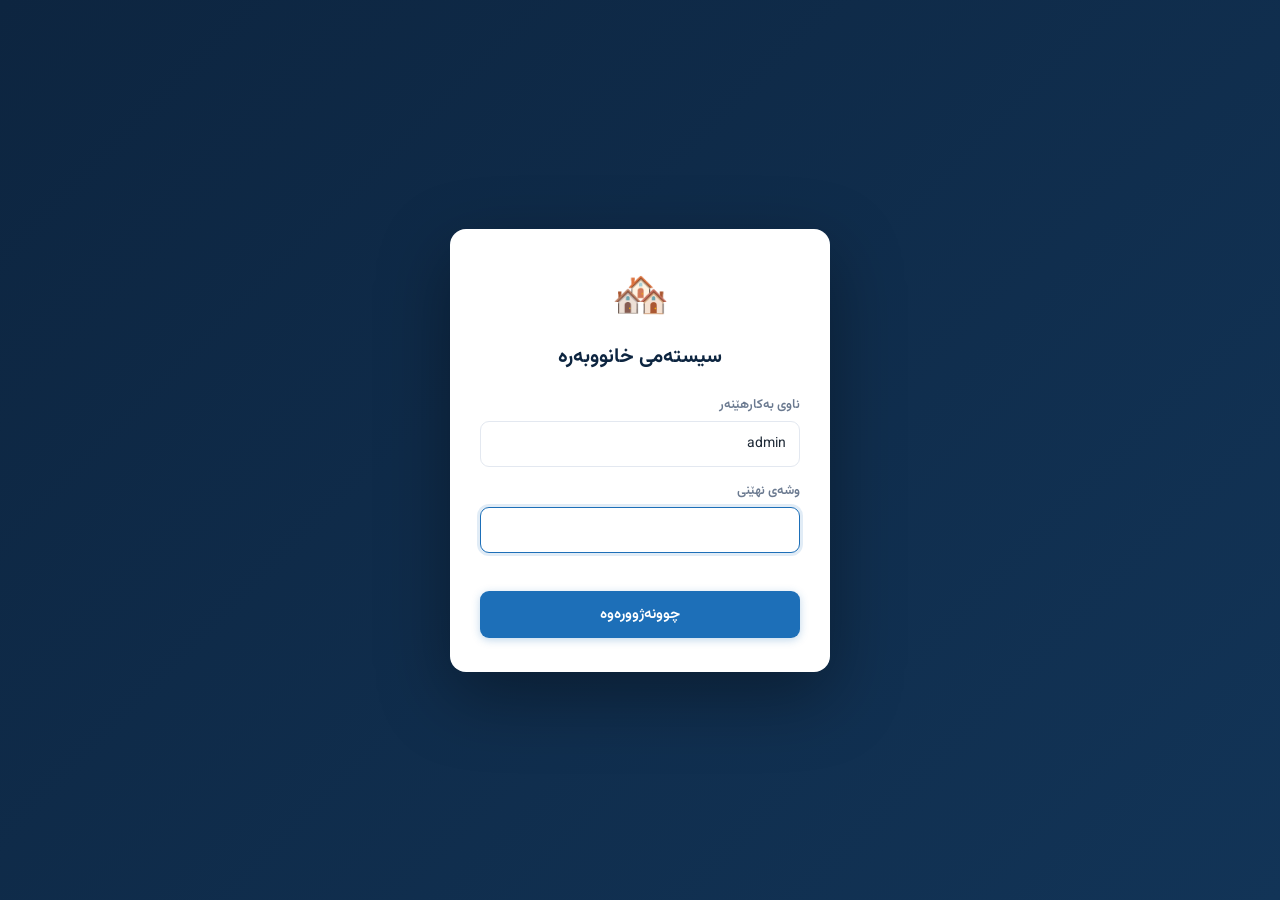
<file: index.html>
<!DOCTYPE html>
<html lang="ku" dir="rtl">
<head>
  <meta charset="UTF-8">
  <meta name="viewport" content="width=device-width, initial-scale=1.0">
  <title>سیستەمی خانووبەرە | نظام العقارات</title>
  <link rel="preconnect" href="https://fonts.googleapis.com">
  <link rel="preconnect" href="https://fonts.gstatic.com" crossorigin>
  <link href="https://fonts.googleapis.com/css2?family=Noto+Kufi+Arabic:wght@400;500;700&family=Noto+Naskh+Arabic:wght@400;600;700&family=Vazirmatn:wght@400;500;600;700&display=swap" rel="stylesheet">
  <link rel="stylesheet" href="css/styles.css?v=3">
</head>
<body>
  <!-- Loading overlay while the database loads -->
  <div id="boot-overlay">
    <div class="spinner"></div>
    <div style="color:#6b7a90;font-size:15px">…</div>
  </div>

  <div class="app">
    <aside class="sidebar">
      <div class="brand"><span class="logo">🏘️</span><span id="brand-title">سیستەمی خانووبەرە</span></div>
      <div id="nav"></div>
    </aside>

    <main class="main">
      <div class="topbar">
        <h1 id="page-title">داشبۆرد</h1>
        <div class="topbar-actions">
          <button class="btn btn-light btn-sm" id="btn-backup" title="Backup">💾</button>
          <button class="btn btn-light btn-sm" id="btn-settings" title="Settings">⚙️</button>
          <button class="btn btn-light btn-sm" id="btn-account" title="Account">🔒</button>
          <button class="btn btn-light btn-sm" id="btn-logout" title="Logout">🚪</button>
          <div class="lang-switch">
            <button data-lang="ku" class="active">کوردی</button>
            <button data-lang="ar">عربي</button>
          </div>
        </div>
      </div>
      <div class="content" id="content"></div>
    </main>
  </div>

  <div id="print-area"></div>

  <script src="js/i18n.js?v=3"></script>
  <script src="js/contract_text.js?v=3"></script>
  <script src="js/db.js?v=3"></script>
  <script src="js/app.js?v=3"></script>
</body>
</html>
</file>
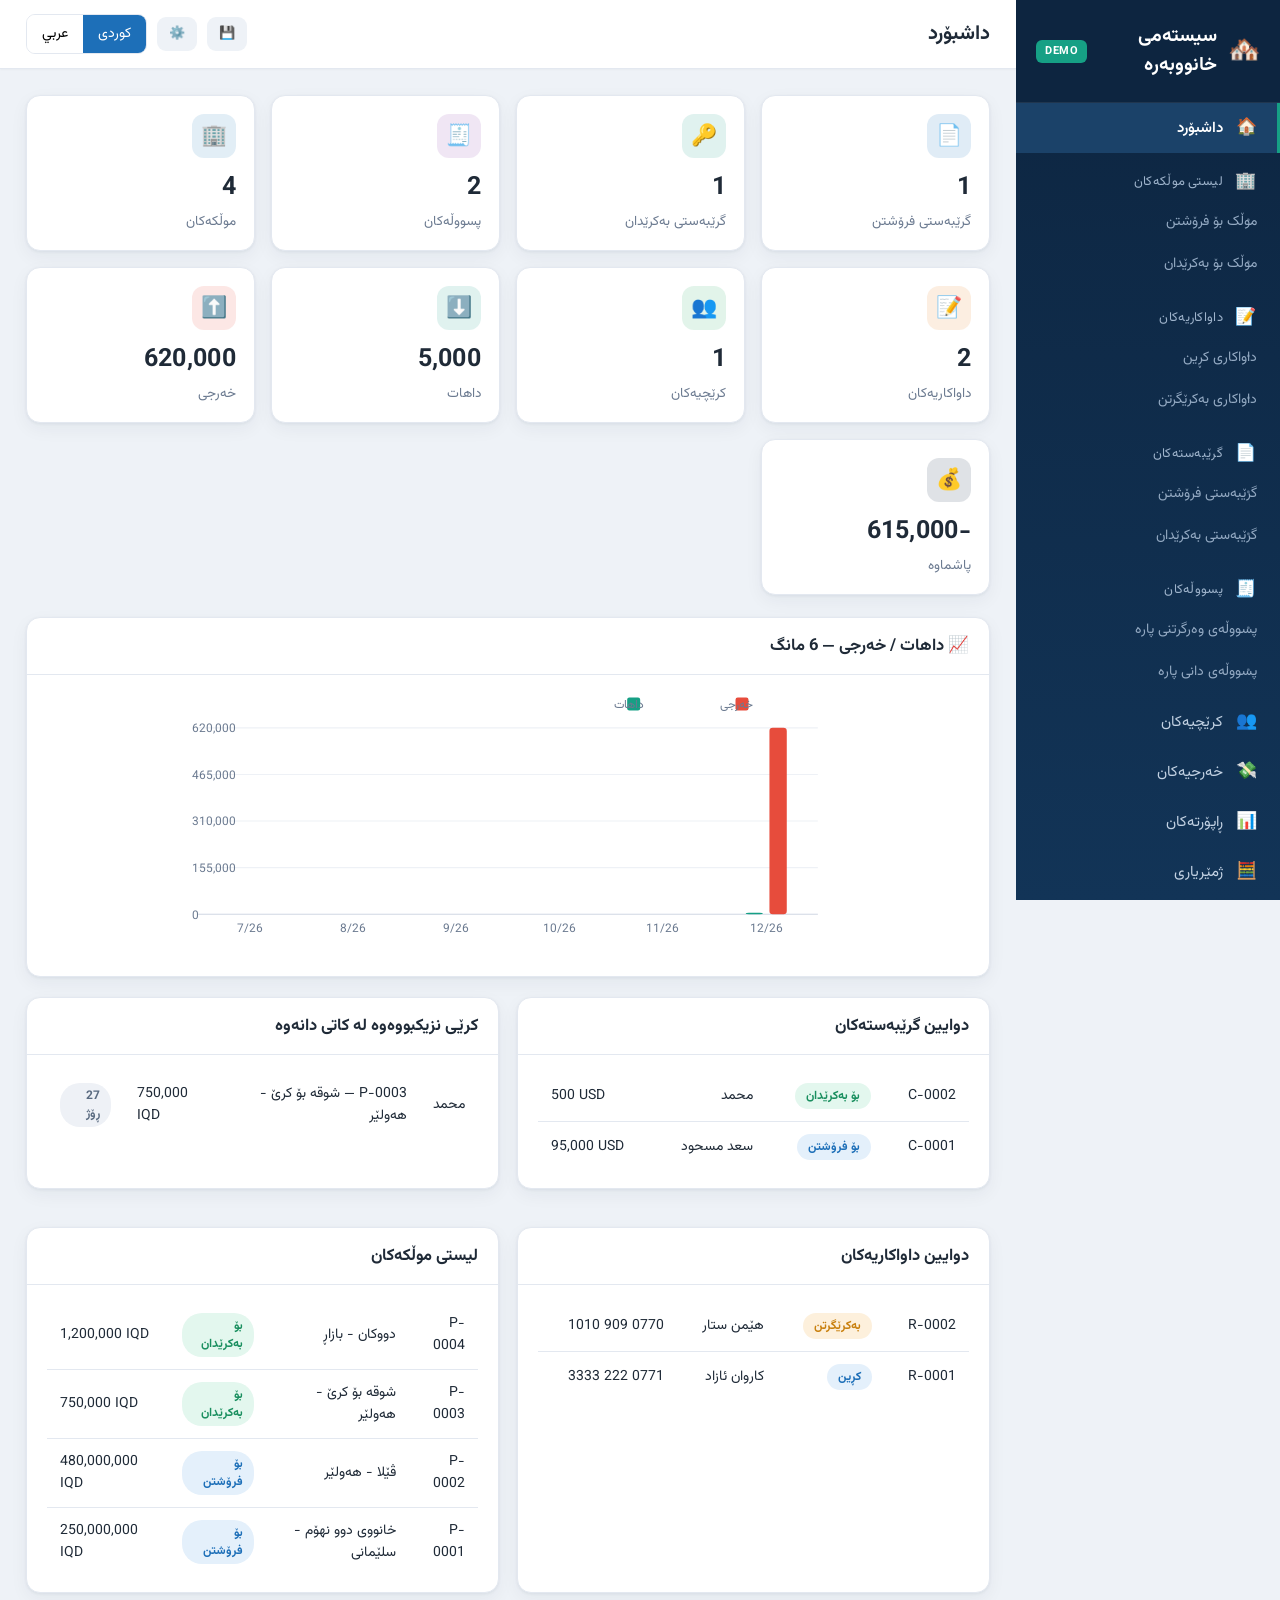
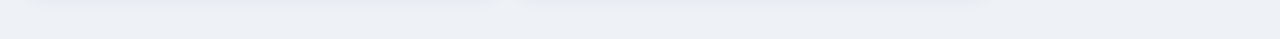
<file: preview/index.html>
<!DOCTYPE html>
<html lang="ku" dir="rtl">
<head>
  <meta charset="UTF-8">
  <meta name="viewport" content="width=device-width, initial-scale=1.0">
  <title>سیستەمی خانووبەرە | نظام العقارات</title>
  <link rel="preconnect" href="https://fonts.googleapis.com">
  <link rel="preconnect" href="https://fonts.gstatic.com" crossorigin>
  <link href="https://fonts.googleapis.com/css2?family=Noto+Kufi+Arabic:wght@400;500;700&family=Noto+Naskh+Arabic:wght@400;600;700&family=Vazirmatn:wght@400;500;600;700&display=swap" rel="stylesheet">
  <link rel="stylesheet" href="css/styles.css?v=3">
  <style>
    /* Preview build: no login/account controls (demo has no authentication) */
    #btn-account, #btn-logout { display: none !important; }
    #demo-badge { background: #16a085; color: #fff; font-size: 11px; font-weight: 700; padding: 3px 9px; border-radius: 6px; margin-inline-start: 8px; letter-spacing: .5px; }
  </style>
</head>
<body>
  <!-- Loading overlay while the database loads -->
  <div id="boot-overlay">
    <div class="spinner"></div>
    <div style="color:#6b7a90;font-size:15px">…</div>
  </div>

  <div class="app">
    <aside class="sidebar">
      <div class="brand"><span class="logo">🏘️</span><span id="brand-title">سیستەمی خانووبەرە</span><span id="demo-badge">DEMO</span></div>
      <div id="nav"></div>
    </aside>

    <main class="main">
      <div class="topbar">
        <h1 id="page-title">داشبۆرد</h1>
        <div class="topbar-actions">
          <button class="btn btn-light btn-sm" id="btn-backup" title="Backup">💾</button>
          <button class="btn btn-light btn-sm" id="btn-settings" title="Settings">⚙️</button>
          <button class="btn btn-light btn-sm" id="btn-account" title="Account">🔒</button>
          <button class="btn btn-light btn-sm" id="btn-logout" title="Logout">🚪</button>
          <div class="lang-switch">
            <button data-lang="ku" class="active">کوردی</button>
            <button data-lang="ar">عربي</button>
          </div>
        </div>
      </div>
      <div class="content" id="content"></div>
    </main>
  </div>

  <div id="print-area"></div>

  <script src="js/i18n.js?v=3"></script>
  <script src="js/contract_text.js?v=3"></script>
  <script src="js/db.js?v=3"></script>
  <script src="js/app.js?v=3"></script>
</body>
</html>
</file>
<file: css/styles.css>
/* ============================================================
   styles.css — Real-estate system (RTL, KU/AR) — refined UI
   ============================================================ */
:root {
  --bg: #eef2f7;
  --panel: #ffffff;
  --sidebar-1: #0d2540;
  --sidebar-2: #123457;
  --sidebar-hover: #1b4269;
  --accent: #1d6fb8;
  --accent-dark: #175a94;
  --accent-2: #16a085;
  --danger: #e74c3c;
  --warn: #f39c12;
  --text: #1f2a37;
  --muted: #6b7a90;
  --border: #e3e8f0;
  --radius: 14px;
  --shadow: 0 1px 3px rgba(15,41,66,.06), 0 6px 18px rgba(15,41,66,.05);
  --shadow-lg: 0 20px 60px rgba(13,37,64,.28);
}
* { box-sizing: border-box; }

html, body {
  margin: 0; padding: 0;
  background: var(--bg); color: var(--text);
  font-family: "Vazirmatn", "Noto Kufi Arabic", "Segoe UI", "Tahoma", sans-serif;
  direction: rtl;
  -webkit-font-smoothing: antialiased;
}
h1, h2, h3 { font-weight: 700; }

/* ---------------- Boot overlay ---------------- */
#boot-overlay {
  position: fixed; inset: 0; background: var(--bg); z-index: 999;
  display: flex; align-items: center; justify-content: center; flex-direction: column; gap: 18px;
}
.spinner {
  width: 46px; height: 46px; border: 4px solid #d7e0ec; border-top-color: var(--accent);
  border-radius: 50%; animation: spin .8s linear infinite;
}
@keyframes spin { to { transform: rotate(360deg); } }

/* ---------------- Login screen ---------------- */
#login-screen {
  position: fixed; inset: 0; z-index: 500;
  background: linear-gradient(135deg, var(--sidebar-1), var(--sidebar-2));
  display: flex; align-items: center; justify-content: center; padding: 20px;
}
.login-card {
  background: #fff; border-radius: 16px; padding: 34px 30px; width: 380px; max-width: 100%;
  box-shadow: 0 24px 70px rgba(0,0,0,.35); text-align: center; animation: pop .2s;
}
.login-card .login-logo { font-size: 46px; margin-bottom: 6px; }
.login-card h2 { margin: 0 0 22px; font-size: 20px; color: var(--sidebar-1); }
.login-field { text-align: right; margin-bottom: 14px; }
.login-field label { display: block; font-size: 13px; color: var(--muted); font-weight: 600; margin-bottom: 6px; }
.login-field .input { width: 100%; padding: 11px 13px; }
.login-err { color: var(--danger); font-size: 13px; min-height: 18px; margin-bottom: 6px; font-weight: 600; }
.login-card #lg-btn { width: 100%; justify-content: center; padding: 12px; font-size: 15px; }

/* ---------------- Layout ---------------- */
.app { display: grid; grid-template-columns: 264px 1fr; min-height: 100vh; }

.sidebar {
  background: linear-gradient(180deg, var(--sidebar-1), var(--sidebar-2));
  color: #dce6f2; position: sticky; top: 0; height: 100vh; overflow-y: auto;
}
.sidebar::-webkit-scrollbar { width: 7px; }
.sidebar::-webkit-scrollbar-thumb { background: rgba(255,255,255,.15); border-radius: 4px; }
.brand {
  padding: 22px 20px; font-size: 19px; font-weight: 700; color: #fff;
  border-bottom: 1px solid rgba(255,255,255,.08); display: flex; align-items: center; gap: 11px;
  position: sticky; top: 0; background: var(--sidebar-1); z-index: 2;
}
.brand .logo { font-size: 26px; }
.nav-group { padding: 4px 0; }
.nav-item {
  display: flex; align-items: center; gap: 12px; padding: 12px 20px; cursor: pointer;
  color: #c3d2e3; font-size: 15px; border-right: 3px solid transparent; transition: .15s; user-select: none;
}
.nav-item:hover { background: var(--sidebar-hover); color: #fff; }
.nav-item.active { background: var(--sidebar-hover); color: #fff; border-right-color: var(--accent-2); font-weight: 600; }
.nav-item.head { color: #9fb4cc; font-size: 13px; letter-spacing: .3px; cursor: default; padding-bottom: 6px; }
.nav-item.head:hover { background: transparent; color: #9fb4cc; }
.nav-item .ic { width: 22px; text-align: center; font-size: 17px; }
.nav-sub {
  padding: 10px 20px 10px 44px; font-size: 14px; color: #93a9c2; cursor: pointer;
  border-right: 3px solid transparent; transition: .15s; position: relative;
}
.nav-sub::before { content: "•"; position: absolute; right: 26px; opacity: .5; }
.nav-sub:hover { color: #fff; background: rgba(255,255,255,.04); }
.nav-sub.active { color: #fff; background: var(--sidebar-hover); border-right-color: var(--accent-2); font-weight: 600; }

/* ---------------- Topbar ---------------- */
.topbar {
  background: var(--panel); padding: 14px 26px; display: flex; align-items: center; justify-content: space-between;
  border-bottom: 1px solid var(--border); position: sticky; top: 0; z-index: 20; box-shadow: 0 1px 2px rgba(0,0,0,.03);
}
.topbar h1 { font-size: 20px; margin: 0; }
.topbar-actions { display: flex; gap: 10px; align-items: center; }
.lang-switch { display: flex; border: 1px solid var(--border); border-radius: 9px; overflow: hidden; }
.lang-switch button { border: none; background: #fff; padding: 8px 15px; cursor: pointer; font-size: 14px; font-family: inherit; transition: .15s; }
.lang-switch button.active { background: var(--accent); color: #fff; }
.content { padding: 26px; max-width: 1400px; }

/* ---------------- KPI cards ---------------- */
.kpi-grid { display: grid; grid-template-columns: repeat(auto-fill, minmax(190px, 1fr)); gap: 16px; margin-bottom: 22px; }
.kpi {
  background: var(--panel); border-radius: var(--radius); padding: 18px; box-shadow: var(--shadow);
  border: 1px solid var(--border); display: flex; flex-direction: column; gap: 4px; transition: transform .15s, box-shadow .15s;
}
.kpi:hover { transform: translateY(-2px); box-shadow: var(--shadow-lg); }
.kpi .kpi-ic { width: 44px; height: 44px; border-radius: 12px; display: flex; align-items: center; justify-content: center; font-size: 21px; margin-bottom: 6px; }
.kpi .kpi-val { font-size: 25px; font-weight: 700; letter-spacing: .3px; }
.kpi .kpi-label { color: var(--muted); font-size: 13.5px; }
.dash-cols { display: grid; grid-template-columns: 1fr 1fr; gap: 18px; }
@media (max-width: 980px){ .dash-cols { grid-template-columns: 1fr; } .app { grid-template-columns: 1fr; } .sidebar { position: relative; height: auto; } }

/* ---------------- Panels & tables ---------------- */
.panel { background: var(--panel); border-radius: var(--radius); border: 1px solid var(--border); box-shadow: var(--shadow); margin-bottom: 20px; overflow: hidden; }
.panel-head { padding: 15px 20px; border-bottom: 1px solid var(--border); display: flex; align-items: center; justify-content: space-between; gap: 12px; flex-wrap: wrap; }
.panel-head h2 { margin: 0; font-size: 16.5px; display: flex; align-items: center; gap: 9px; }
.count-pill { background: #eaf1f9; color: var(--accent); font-size: 12.5px; font-weight: 700; padding: 2px 10px; border-radius: 20px; }
.count-pill.count-red { background: #fdeceb; color: #d3392c; }
.alert-panel { border-color: #f3c0bb; }
.alert-panel .panel-head { background: #fdf3f2; border-bottom-color: #f3c0bb; }
.panel-body { padding: 16px 20px; overflow-x: auto; }

table { width: 100%; border-collapse: collapse; font-size: 14px; }
th, td { padding: 12px 13px; text-align: right; border-bottom: 1px solid var(--border); }
th { color: var(--muted); font-weight: 600; background: #f7f9fc; white-space: nowrap; font-size: 13px; }
tfoot td { background: #f4f7fb; font-weight: 700; border-top: 2px solid var(--border); padding: 11px 13px; }
tfoot .foot-sum { color: var(--accent); white-space: nowrap; }
.date-range { display: inline-flex; align-items: center; gap: 5px; }
.date-range .input { padding: 9px 9px; }
.date-range .dr-sep { color: var(--muted); }
th.sortable { cursor: pointer; user-select: none; transition: background .12s; }
th.sortable:hover { background: #eef2f8; color: var(--accent); }
th .sort-ic { color: var(--accent); font-size: 11px; }
tbody tr { transition: background .12s; }
tbody tr:hover td { background: #f6faff; }
tbody tr:last-child td { border-bottom: none; }
.act-cell { display: flex; gap: 2px; }

.badge { display: inline-block; padding: 4px 11px; border-radius: 20px; font-size: 12px; font-weight: 700; }
.badge-green { background: #e3f7ee; color: #1a8f5f; }
.badge-blue  { background: #e4f0fb; color: #1d6fb8; }
.badge-orange{ background: #fdf0dc; color: #c9800f; }
.badge-red   { background: #fdeceb; color: #d3392c; }
.badge-gray  { background: #eef1f6; color: #5a6b81; }

/* ---------------- Buttons ---------------- */
.btn { border: none; border-radius: 9px; padding: 10px 17px; cursor: pointer; font-size: 14px; font-weight: 600; font-family: inherit; display: inline-flex; align-items: center; gap: 7px; transition: .15s; }
.btn:active { transform: translateY(1px); }
.btn-primary { background: var(--accent); color: #fff; box-shadow: 0 2px 8px rgba(29,111,184,.28); }
.btn-primary:hover { background: var(--accent-dark); }
.btn-success { background: var(--accent-2); color: #fff; }
.btn-light { background: #eef2f7; color: var(--text); }
.btn-light:hover { background: #e2e8f0; }
.btn-danger { background: var(--danger); color: #fff; }
.btn-sm { padding: 7px 12px; font-size: 13px; }
.btn-icon { background: transparent; border: none; cursor: pointer; font-size: 15px; padding: 6px 8px; border-radius: 7px; transition: .12s; }
.btn-icon:hover { background: #eef2f7; }
.btn-icon.del:hover { background: #fdeceb; }

.toolbar { display: flex; gap: 10px; align-items: center; flex-wrap: wrap; }
.input, select, textarea { border: 1px solid var(--border); border-radius: 9px; padding: 10px 13px; font-size: 14px; font-family: inherit; background: #fff; color: var(--text); transition: .15s; }
.input:focus, select:focus, textarea:focus { outline: none; border-color: var(--accent); box-shadow: 0 0 0 3px rgba(29,111,184,.13); }
.search-wrap { position: relative; }
.search-wrap .si { position: absolute; right: 12px; top: 50%; transform: translateY(-50%); font-size: 13px; opacity: .5; }
.search-box { min-width: 230px; padding-right: 34px; }

/* ---------------- Modal / form ---------------- */
.modal-overlay { position: fixed; inset: 0; background: rgba(13,37,64,.5); backdrop-filter: blur(2px); display: flex; align-items: flex-start; justify-content: center; padding: 44px 16px; z-index: 100; overflow-y: auto; animation: fade .15s; }
@keyframes fade { from { opacity: 0; } }
.modal { background: #fff; border-radius: var(--radius); width: 660px; max-width: 100%; box-shadow: var(--shadow-lg); animation: pop .18s; }
@keyframes pop { from { transform: translateY(-12px); opacity: 0; } }
.modal.confirm-modal { width: 400px; }
.modal-head { padding: 17px 22px; border-bottom: 1px solid var(--border); display: flex; justify-content: space-between; align-items: center; }
.modal-head h3 { margin: 0; font-size: 17px; }
.modal-body { padding: 22px; }
.modal-foot { padding: 15px 22px; border-top: 1px solid var(--border); display: flex; justify-content: flex-start; gap: 10px; }
.close-x { cursor: pointer; font-size: 20px; color: var(--muted); border: none; background: none; border-radius: 7px; padding: 2px 8px; }
.close-x:hover { background: #eef2f7; }
.form-grid { display: grid; grid-template-columns: 1fr 1fr; gap: 15px; }
.form-grid .full { grid-column: 1 / -1; }
.field { display: flex; flex-direction: column; gap: 6px; }
.field label { font-size: 13px; color: var(--muted); font-weight: 600; }
.field input, .field select, .field textarea { width: 100%; }
.img-prev { position: relative; display: inline-block; margin-top: 8px; }
.img-prev img { max-height: 64px; max-width: 200px; border: 1px solid var(--border); border-radius: 8px; padding: 4px; background: #fff; }
.img-prev .img-clear { position: absolute; top: -8px; inset-inline-start: -8px; background: var(--danger); color: #fff; border: none; border-radius: 50%; width: 22px; height: 22px; cursor: pointer; font-size: 12px; }
.img-grid { display: flex; flex-wrap: wrap; gap: 8px; margin-top: 8px; }
.img-thumb { position: relative; width: 84px; height: 84px; }
.img-thumb img { width: 100%; height: 100%; object-fit: cover; border-radius: 8px; border: 1px solid var(--border); }
.img-thumb .img-clear { position: absolute; top: -7px; inset-inline-start: -7px; background: var(--danger); color: #fff; border: none; border-radius: 50%; width: 20px; height: 20px; cursor: pointer; font-size: 11px; }

/* Property thumbnail in list */
.prop-thumb { position: relative; width: 52px; height: 40px; border-radius: 7px; overflow: hidden; cursor: pointer; }
.prop-thumb img { width: 100%; height: 100%; object-fit: cover; }
.prop-thumb.empty { display: flex; align-items: center; justify-content: center; background: #eef2f7; font-size: 18px; cursor: default; }
.prop-thumb .thumb-count { position: absolute; bottom: 2px; inset-inline-end: 2px; background: rgba(13,37,64,.8); color: #fff; font-size: 10px; padding: 0 5px; border-radius: 8px; }

/* Photo gallery lightbox */
.gallery-ov { align-items: center; }
.gallery { background: #fff; border-radius: var(--radius); width: 720px; max-width: 100%; padding: 16px; position: relative; box-shadow: var(--shadow-lg); direction: ltr; }
.gallery-x { position: absolute; top: 10px; inset-inline-end: 12px; z-index: 2; }
.gallery-main { text-align: center; background: #0d2540; border-radius: 10px; }
.gallery-main img { max-width: 100%; max-height: 62vh; object-fit: contain; }
.gallery-nav { display: flex; align-items: center; justify-content: center; gap: 16px; margin: 10px 0; font-weight: 700; }
.gallery-strip { display: flex; gap: 8px; overflow-x: auto; padding-top: 4px; }
.gallery-strip img { width: 78px; height: 60px; object-fit: cover; border-radius: 7px; cursor: pointer; border: 2px solid transparent; }
.gallery-strip img.active { border-color: var(--accent); }

/* Printed list/table sheet */
.list-print .list-table { font-size: 11.5px; }
.list-print .list-table th, .list-print .list-table td { padding: 5px 7px; text-align: right; }
.list-print .list-table thead th { background: #0d2540; color: #fff; }
.list-print .list-table .badge { font-size: 10px; padding: 2px 6px; }
.list-print .list-table .muted { font-size: 10px; }
.list-print .list-table tfoot td { background: #eef2f8; border-top: 2px solid #0d2540; }

/* Property print sheet photos */
.print-photos { display: grid; grid-template-columns: repeat(3, 1fr); gap: 8px; margin: 10px 0; }
.print-photos img { width: 100%; height: 150px; object-fit: cover; border-radius: 8px; }

/* ---------------- Backup dialog ---------------- */
.backup-grid { display: grid; grid-template-columns: 1fr 1fr 1fr; gap: 12px; }
.backup-opt { border: 1px solid var(--border); background: #fafbfe; border-radius: 12px; padding: 22px 10px; font-size: 34px; cursor: pointer; display: flex; flex-direction: column; align-items: center; gap: 8px; transition: .15s; font-family: inherit; }
.backup-opt span { font-size: 13px; font-weight: 600; color: var(--text); }
.backup-opt:hover { border-color: var(--accent); background: #f0f6fc; }
.backup-opt.danger:hover { border-color: var(--danger); background: #fdf2f1; }
@media (max-width:560px){ .backup-grid { grid-template-columns: 1fr; } .form-grid { grid-template-columns: 1fr; } }

/* ---------------- Toasts ---------------- */
#toasts { position: fixed; bottom: 24px; left: 24px; z-index: 300; display: flex; flex-direction: column; gap: 10px; }
.toast { background: #fff; border-radius: 11px; padding: 12px 18px; box-shadow: var(--shadow-lg); display: flex; align-items: center; gap: 10px; font-size: 14px; font-weight: 600; border-right: 4px solid var(--accent-2); animation: slidein .25s; }
.toast.hide { animation: slideout .3s forwards; }
.toast-error { border-right-color: var(--danger); }
.toast-info { border-right-color: var(--accent); }
.toast .ti { font-size: 16px; }
@keyframes slidein { from { transform: translateX(-30px); opacity: 0; } }
@keyframes slideout { to { transform: translateX(-30px); opacity: 0; } }

/* ---------------- Chart ---------------- */
.chart { width: 100%; height: auto; max-height: 260px; }
.chart .cx-ax { fill: var(--muted); font-size: 11px; font-family: inherit; }

.muted { color: var(--muted); }
.empty { text-align: center; padding: 40px; color: var(--muted); font-size: 15px; line-height: 1.8; }
.right { text-align: left; direction: ltr; }
.nowrap { white-space: nowrap; }

/* ---------------- Print (contracts & receipts & reports) ---------------- */
#print-area { display: none; }
@media print {
  body * { visibility: hidden; }
  #print-area, #print-area * { visibility: visible; }
  #print-area { display: block; position: absolute; inset: 0; width: 100%; padding: 0; }
  @page { margin: 18mm 16mm; }
}
.doc { font-family: "Noto Naskh Arabic", "Vazirmatn", "Tahoma", serif; color: #111; line-height: 2; font-size: 15px; direction: rtl; }
.doc .doc-header { text-align: center; border-bottom: 2px solid #111; padding-bottom: 10px; margin-bottom: 16px; }
.doc .doc-office { font-size: 21px; font-weight: 700; }
.doc .doc-sub { font-size: 13px; color: #444; }
.doc h2.doc-title { text-align: center; font-size: 22px; margin: 14px 0; text-decoration: underline; }
.doc .doc-meta { display: flex; justify-content: space-between; font-size: 14px; margin-bottom: 12px; }
.doc .sec-title { font-weight: 700; font-size: 16px; margin: 16px 0 6px; border-right: 4px solid #111; padding-right: 8px; }
.doc table.doc-table { width: 100%; border-collapse: collapse; margin: 8px 0; }
.doc table.doc-table td, .doc table.doc-table th { border: 1px solid #999; padding: 7px 10px; font-size: 14px; line-height: 1.6; }
.doc ol.clauses { padding-right: 22px; }
.doc ol.clauses li { margin-bottom: 8px; text-align: justify; }
.doc ul.bullets { padding-right: 24px; margin: 6px 0 10px; }
.doc ul.bullets li { list-style: disc; margin-bottom: 6px; font-size: 14.5px; }
.doc .signs { display: flex; justify-content: space-between; margin-top: 45px; text-align: center; }
.doc .signs .sign { width: 30%; }
.doc .signs .line { margin-top: 45px; border-top: 1px solid #111; padding-top: 6px; }
.doc .price-hl { font-weight: 700; }
.receipt-doc { max-width: 620px; margin: 0 auto; border: 2px solid #111; padding: 22px; }
.receipt-doc .r-amount { font-size: 22px; font-weight: 700; border: 2px dashed #111; padding: 8px 14px; display: inline-block; margin: 10px 0; }

/* English "BUY AND SALE CONTRACT" (LTR) — matches GRAND VIEW template */
.doc.doc-en { direction: ltr; text-align: left; font-family: "Segoe UI", Arial, sans-serif; line-height: 1.65; color: #111; font-size: 13.5px; }
.doc.doc-en.rtl { direction: rtl; text-align: right; font-family: "Noto Naskh Arabic", "Vazirmatn", "Tahoma", sans-serif; line-height: 2; }
.doc.doc-en.rtl .en-clauses li { text-align: justify; }
.doc-en .en-office { text-align: center; font-size: 20px; font-weight: 700; margin-bottom: 8px; }
.doc-en .en-top { display: flex; justify-content: space-between; align-items: center; font-weight: 700; font-size: 12.5px; margin-bottom: 16px; gap: 10px; }
.doc-en .en-title { font-size: 16px; color: #0d2540; }
.doc-en .en-parties { display: grid; grid-template-columns: 1fr 1fr; gap: 5px 40px; margin-bottom: 12px; font-size: 14px; }
.doc-en .en-lbl { font-weight: 700; }
.doc-en .en-banner { background: #e9edf2; text-align: center; font-weight: 700; padding: 8px; margin: 12px 0 16px; border-radius: 4px; font-size: 14px; }
.doc-en ol.en-clauses { padding-inline-start: 22px; padding-inline-end: 0; margin: 0; }
.doc-en ol.en-clauses li { margin-bottom: 9px; text-align: justify; }
.doc-en .en-note { margin-top: 16px; font-size: 14px; min-height: 30px; }
.doc-en .en-signs { display: flex; justify-content: space-between; margin-top: 50px; gap: 20px; }
.doc-en .en-sign { flex: 1; text-align: center; }
.doc-en .en-slabel { font-weight: 700; }
.doc-en .en-sline { border-bottom: 1px solid #111; height: 44px; margin: 0 14px 6px; }
.doc-en .en-sname { min-height: 22px; font-weight: 400; }

/* GRAND VIEW letterhead */
.doc .lh { display: flex; align-items: center; justify-content: space-between; gap: 16px; margin-bottom: 4px; direction: ltr; }

/* Receipt document (uses the shared letterhead) */
.rcpt-doc .rcpt-head { text-align: center; margin: 6px 0 12px; }
.rcpt-doc .rcpt-title { font-size: 20px; font-weight: 700; text-decoration: underline; margin-bottom: 8px; }
.rcpt-doc .rcpt-meta { display: flex; justify-content: space-between; font-size: 14px; }
.rcpt-doc .rcpt-amount-box { text-align: center; margin: 16px 0; }
.rcpt-doc .rcpt-amount-box .r-amount { font-size: 24px; font-weight: 800; border: 2px dashed #0d2540; color: #0d2540; padding: 10px 22px; display: inline-block; border-radius: 8px; direction: ltr; }
.rcpt-doc .rcpt-words { text-align: center; font-size: 14px; color: #333; margin-bottom: 6px; }
.rcpt-doc table.doc-table td:first-child { width: 34%; font-weight: 700; background: #f7f9fc; }
.doc .lh-side { flex: 1; }
.doc .lh-side:first-child { text-align: left; }
.doc .lh-side:last-child { text-align: right; }
.doc .lh-name { font-size: 21px; font-weight: 700; color: #0d2540; direction: rtl; }
.doc .lh-tag { font-size: 13px; color: #c2a24c; font-weight: 700; direction: rtl; }
.doc .lh-logo { text-align: center; line-height: 1; }
.doc .lh-img { max-height: 66px; max-width: 180px; object-fit: contain; }
.doc .lh-logo-txt { font-weight: 800; font-size: 13px; color: #0d2540; letter-spacing: 1px; margin-top: 2px; }
.doc .lh-logo-txt span { display: block; font-size: 9px; letter-spacing: 3px; color: #c2a24c; font-weight: 700; }
.doc .lh-rule { height: 3px; background: #0d2540; border-radius: 2px; margin: 6px 0 16px; }
.doc .lh-rule.bottom { margin: 26px 0 6px; }
.doc .lh-foot { display: flex; justify-content: space-between; font-size: 13px; color: #0d2540; font-weight: 600; direction: ltr; }
.doc .lh-foot span { unicode-bidi: isolate; }
</file>
<file: preview/css/styles.css>
/* ============================================================
   styles.css — Real-estate system (RTL, KU/AR) — refined UI
   ============================================================ */
:root {
  --bg: #eef2f7;
  --panel: #ffffff;
  --sidebar-1: #0d2540;
  --sidebar-2: #123457;
  --sidebar-hover: #1b4269;
  --accent: #1d6fb8;
  --accent-dark: #175a94;
  --accent-2: #16a085;
  --danger: #e74c3c;
  --warn: #f39c12;
  --text: #1f2a37;
  --muted: #6b7a90;
  --border: #e3e8f0;
  --radius: 14px;
  --shadow: 0 1px 3px rgba(15,41,66,.06), 0 6px 18px rgba(15,41,66,.05);
  --shadow-lg: 0 20px 60px rgba(13,37,64,.28);
}
* { box-sizing: border-box; }

html, body {
  margin: 0; padding: 0;
  background: var(--bg); color: var(--text);
  font-family: "Vazirmatn", "Noto Kufi Arabic", "Segoe UI", "Tahoma", sans-serif;
  direction: rtl;
  -webkit-font-smoothing: antialiased;
}
h1, h2, h3 { font-weight: 700; }

/* ---------------- Boot overlay ---------------- */
#boot-overlay {
  position: fixed; inset: 0; background: var(--bg); z-index: 999;
  display: flex; align-items: center; justify-content: center; flex-direction: column; gap: 18px;
}
.spinner {
  width: 46px; height: 46px; border: 4px solid #d7e0ec; border-top-color: var(--accent);
  border-radius: 50%; animation: spin .8s linear infinite;
}
@keyframes spin { to { transform: rotate(360deg); } }

/* ---------------- Login screen ---------------- */
#login-screen {
  position: fixed; inset: 0; z-index: 500;
  background: linear-gradient(135deg, var(--sidebar-1), var(--sidebar-2));
  display: flex; align-items: center; justify-content: center; padding: 20px;
}
.login-card {
  background: #fff; border-radius: 16px; padding: 34px 30px; width: 380px; max-width: 100%;
  box-shadow: 0 24px 70px rgba(0,0,0,.35); text-align: center; animation: pop .2s;
}
.login-card .login-logo { font-size: 46px; margin-bottom: 6px; }
.login-card h2 { margin: 0 0 22px; font-size: 20px; color: var(--sidebar-1); }
.login-field { text-align: right; margin-bottom: 14px; }
.login-field label { display: block; font-size: 13px; color: var(--muted); font-weight: 600; margin-bottom: 6px; }
.login-field .input { width: 100%; padding: 11px 13px; }
.login-err { color: var(--danger); font-size: 13px; min-height: 18px; margin-bottom: 6px; font-weight: 600; }
.login-card #lg-btn { width: 100%; justify-content: center; padding: 12px; font-size: 15px; }

/* ---------------- Layout ---------------- */
.app { display: grid; grid-template-columns: 264px 1fr; min-height: 100vh; }

.sidebar {
  background: linear-gradient(180deg, var(--sidebar-1), var(--sidebar-2));
  color: #dce6f2; position: sticky; top: 0; height: 100vh; overflow-y: auto;
}
.sidebar::-webkit-scrollbar { width: 7px; }
.sidebar::-webkit-scrollbar-thumb { background: rgba(255,255,255,.15); border-radius: 4px; }
.brand {
  padding: 22px 20px; font-size: 19px; font-weight: 700; color: #fff;
  border-bottom: 1px solid rgba(255,255,255,.08); display: flex; align-items: center; gap: 11px;
  position: sticky; top: 0; background: var(--sidebar-1); z-index: 2;
}
.brand .logo { font-size: 26px; }
.nav-group { padding: 4px 0; }
.nav-item {
  display: flex; align-items: center; gap: 12px; padding: 12px 20px; cursor: pointer;
  color: #c3d2e3; font-size: 15px; border-right: 3px solid transparent; transition: .15s; user-select: none;
}
.nav-item:hover { background: var(--sidebar-hover); color: #fff; }
.nav-item.active { background: var(--sidebar-hover); color: #fff; border-right-color: var(--accent-2); font-weight: 600; }
.nav-item.head { color: #9fb4cc; font-size: 13px; letter-spacing: .3px; cursor: default; padding-bottom: 6px; }
.nav-item.head:hover { background: transparent; color: #9fb4cc; }
.nav-item .ic { width: 22px; text-align: center; font-size: 17px; }
.nav-sub {
  padding: 10px 20px 10px 44px; font-size: 14px; color: #93a9c2; cursor: pointer;
  border-right: 3px solid transparent; transition: .15s; position: relative;
}
.nav-sub::before { content: "•"; position: absolute; right: 26px; opacity: .5; }
.nav-sub:hover { color: #fff; background: rgba(255,255,255,.04); }
.nav-sub.active { color: #fff; background: var(--sidebar-hover); border-right-color: var(--accent-2); font-weight: 600; }

/* ---------------- Topbar ---------------- */
.topbar {
  background: var(--panel); padding: 14px 26px; display: flex; align-items: center; justify-content: space-between;
  border-bottom: 1px solid var(--border); position: sticky; top: 0; z-index: 20; box-shadow: 0 1px 2px rgba(0,0,0,.03);
}
.topbar h1 { font-size: 20px; margin: 0; }
.topbar-actions { display: flex; gap: 10px; align-items: center; }
.lang-switch { display: flex; border: 1px solid var(--border); border-radius: 9px; overflow: hidden; }
.lang-switch button { border: none; background: #fff; padding: 8px 15px; cursor: pointer; font-size: 14px; font-family: inherit; transition: .15s; }
.lang-switch button.active { background: var(--accent); color: #fff; }
.content { padding: 26px; max-width: 1400px; }

/* ---------------- KPI cards ---------------- */
.kpi-grid { display: grid; grid-template-columns: repeat(auto-fill, minmax(190px, 1fr)); gap: 16px; margin-bottom: 22px; }
.kpi {
  background: var(--panel); border-radius: var(--radius); padding: 18px; box-shadow: var(--shadow);
  border: 1px solid var(--border); display: flex; flex-direction: column; gap: 4px; transition: transform .15s, box-shadow .15s;
}
.kpi:hover { transform: translateY(-2px); box-shadow: var(--shadow-lg); }
.kpi .kpi-ic { width: 44px; height: 44px; border-radius: 12px; display: flex; align-items: center; justify-content: center; font-size: 21px; margin-bottom: 6px; }
.kpi .kpi-val { font-size: 25px; font-weight: 700; letter-spacing: .3px; }
.kpi .kpi-label { color: var(--muted); font-size: 13.5px; }
.dash-cols { display: grid; grid-template-columns: 1fr 1fr; gap: 18px; }
@media (max-width: 980px){ .dash-cols { grid-template-columns: 1fr; } .app { grid-template-columns: 1fr; } .sidebar { position: relative; height: auto; } }

/* ---------------- Panels & tables ---------------- */
.panel { background: var(--panel); border-radius: var(--radius); border: 1px solid var(--border); box-shadow: var(--shadow); margin-bottom: 20px; overflow: hidden; }
.panel-head { padding: 15px 20px; border-bottom: 1px solid var(--border); display: flex; align-items: center; justify-content: space-between; gap: 12px; flex-wrap: wrap; }
.panel-head h2 { margin: 0; font-size: 16.5px; display: flex; align-items: center; gap: 9px; }
.count-pill { background: #eaf1f9; color: var(--accent); font-size: 12.5px; font-weight: 700; padding: 2px 10px; border-radius: 20px; }
.count-pill.count-red { background: #fdeceb; color: #d3392c; }
.alert-panel { border-color: #f3c0bb; }
.alert-panel .panel-head { background: #fdf3f2; border-bottom-color: #f3c0bb; }
.panel-body { padding: 16px 20px; overflow-x: auto; }

table { width: 100%; border-collapse: collapse; font-size: 14px; }
th, td { padding: 12px 13px; text-align: right; border-bottom: 1px solid var(--border); }
th { color: var(--muted); font-weight: 600; background: #f7f9fc; white-space: nowrap; font-size: 13px; }
tfoot td { background: #f4f7fb; font-weight: 700; border-top: 2px solid var(--border); padding: 11px 13px; }
tfoot .foot-sum { color: var(--accent); white-space: nowrap; }
.date-range { display: inline-flex; align-items: center; gap: 5px; }
.date-range .input { padding: 9px 9px; }
.date-range .dr-sep { color: var(--muted); }
th.sortable { cursor: pointer; user-select: none; transition: background .12s; }
th.sortable:hover { background: #eef2f8; color: var(--accent); }
th .sort-ic { color: var(--accent); font-size: 11px; }
tbody tr { transition: background .12s; }
tbody tr:hover td { background: #f6faff; }
tbody tr:last-child td { border-bottom: none; }
.act-cell { display: flex; gap: 2px; }

.badge { display: inline-block; padding: 4px 11px; border-radius: 20px; font-size: 12px; font-weight: 700; }
.badge-green { background: #e3f7ee; color: #1a8f5f; }
.badge-blue  { background: #e4f0fb; color: #1d6fb8; }
.badge-orange{ background: #fdf0dc; color: #c9800f; }
.badge-red   { background: #fdeceb; color: #d3392c; }
.badge-gray  { background: #eef1f6; color: #5a6b81; }

/* ---------------- Buttons ---------------- */
.btn { border: none; border-radius: 9px; padding: 10px 17px; cursor: pointer; font-size: 14px; font-weight: 600; font-family: inherit; display: inline-flex; align-items: center; gap: 7px; transition: .15s; }
.btn:active { transform: translateY(1px); }
.btn-primary { background: var(--accent); color: #fff; box-shadow: 0 2px 8px rgba(29,111,184,.28); }
.btn-primary:hover { background: var(--accent-dark); }
.btn-success { background: var(--accent-2); color: #fff; }
.btn-light { background: #eef2f7; color: var(--text); }
.btn-light:hover { background: #e2e8f0; }
.btn-danger { background: var(--danger); color: #fff; }
.btn-sm { padding: 7px 12px; font-size: 13px; }
.btn-icon { background: transparent; border: none; cursor: pointer; font-size: 15px; padding: 6px 8px; border-radius: 7px; transition: .12s; }
.btn-icon:hover { background: #eef2f7; }
.btn-icon.del:hover { background: #fdeceb; }

.toolbar { display: flex; gap: 10px; align-items: center; flex-wrap: wrap; }
.input, select, textarea { border: 1px solid var(--border); border-radius: 9px; padding: 10px 13px; font-size: 14px; font-family: inherit; background: #fff; color: var(--text); transition: .15s; }
.input:focus, select:focus, textarea:focus { outline: none; border-color: var(--accent); box-shadow: 0 0 0 3px rgba(29,111,184,.13); }
.search-wrap { position: relative; }
.search-wrap .si { position: absolute; right: 12px; top: 50%; transform: translateY(-50%); font-size: 13px; opacity: .5; }
.search-box { min-width: 230px; padding-right: 34px; }

/* ---------------- Modal / form ---------------- */
.modal-overlay { position: fixed; inset: 0; background: rgba(13,37,64,.5); backdrop-filter: blur(2px); display: flex; align-items: flex-start; justify-content: center; padding: 44px 16px; z-index: 100; overflow-y: auto; animation: fade .15s; }
@keyframes fade { from { opacity: 0; } }
.modal { background: #fff; border-radius: var(--radius); width: 660px; max-width: 100%; box-shadow: var(--shadow-lg); animation: pop .18s; }
@keyframes pop { from { transform: translateY(-12px); opacity: 0; } }
.modal.confirm-modal { width: 400px; }
.modal-head { padding: 17px 22px; border-bottom: 1px solid var(--border); display: flex; justify-content: space-between; align-items: center; }
.modal-head h3 { margin: 0; font-size: 17px; }
.modal-body { padding: 22px; }
.modal-foot { padding: 15px 22px; border-top: 1px solid var(--border); display: flex; justify-content: flex-start; gap: 10px; }
.close-x { cursor: pointer; font-size: 20px; color: var(--muted); border: none; background: none; border-radius: 7px; padding: 2px 8px; }
.close-x:hover { background: #eef2f7; }
.form-grid { display: grid; grid-template-columns: 1fr 1fr; gap: 15px; }
.form-grid .full { grid-column: 1 / -1; }
.field { display: flex; flex-direction: column; gap: 6px; }
.field label { font-size: 13px; color: var(--muted); font-weight: 600; }
.field input, .field select, .field textarea { width: 100%; }
.img-prev { position: relative; display: inline-block; margin-top: 8px; }
.img-prev img { max-height: 64px; max-width: 200px; border: 1px solid var(--border); border-radius: 8px; padding: 4px; background: #fff; }
.img-prev .img-clear { position: absolute; top: -8px; inset-inline-start: -8px; background: var(--danger); color: #fff; border: none; border-radius: 50%; width: 22px; height: 22px; cursor: pointer; font-size: 12px; }
.img-grid { display: flex; flex-wrap: wrap; gap: 8px; margin-top: 8px; }
.img-thumb { position: relative; width: 84px; height: 84px; }
.img-thumb img { width: 100%; height: 100%; object-fit: cover; border-radius: 8px; border: 1px solid var(--border); }
.img-thumb .img-clear { position: absolute; top: -7px; inset-inline-start: -7px; background: var(--danger); color: #fff; border: none; border-radius: 50%; width: 20px; height: 20px; cursor: pointer; font-size: 11px; }

/* Property thumbnail in list */
.prop-thumb { position: relative; width: 52px; height: 40px; border-radius: 7px; overflow: hidden; cursor: pointer; }
.prop-thumb img { width: 100%; height: 100%; object-fit: cover; }
.prop-thumb.empty { display: flex; align-items: center; justify-content: center; background: #eef2f7; font-size: 18px; cursor: default; }
.prop-thumb .thumb-count { position: absolute; bottom: 2px; inset-inline-end: 2px; background: rgba(13,37,64,.8); color: #fff; font-size: 10px; padding: 0 5px; border-radius: 8px; }

/* Photo gallery lightbox */
.gallery-ov { align-items: center; }
.gallery { background: #fff; border-radius: var(--radius); width: 720px; max-width: 100%; padding: 16px; position: relative; box-shadow: var(--shadow-lg); direction: ltr; }
.gallery-x { position: absolute; top: 10px; inset-inline-end: 12px; z-index: 2; }
.gallery-main { text-align: center; background: #0d2540; border-radius: 10px; }
.gallery-main img { max-width: 100%; max-height: 62vh; object-fit: contain; }
.gallery-nav { display: flex; align-items: center; justify-content: center; gap: 16px; margin: 10px 0; font-weight: 700; }
.gallery-strip { display: flex; gap: 8px; overflow-x: auto; padding-top: 4px; }
.gallery-strip img { width: 78px; height: 60px; object-fit: cover; border-radius: 7px; cursor: pointer; border: 2px solid transparent; }
.gallery-strip img.active { border-color: var(--accent); }

/* Printed list/table sheet */
.list-print .list-table { font-size: 11.5px; }
.list-print .list-table th, .list-print .list-table td { padding: 5px 7px; text-align: right; }
.list-print .list-table thead th { background: #0d2540; color: #fff; }
.list-print .list-table .badge { font-size: 10px; padding: 2px 6px; }
.list-print .list-table .muted { font-size: 10px; }
.list-print .list-table tfoot td { background: #eef2f8; border-top: 2px solid #0d2540; }

/* Property print sheet photos */
.print-photos { display: grid; grid-template-columns: repeat(3, 1fr); gap: 8px; margin: 10px 0; }
.print-photos img { width: 100%; height: 150px; object-fit: cover; border-radius: 8px; }

/* ---------------- Backup dialog ---------------- */
.backup-grid { display: grid; grid-template-columns: 1fr 1fr 1fr; gap: 12px; }
.backup-opt { border: 1px solid var(--border); background: #fafbfe; border-radius: 12px; padding: 22px 10px; font-size: 34px; cursor: pointer; display: flex; flex-direction: column; align-items: center; gap: 8px; transition: .15s; font-family: inherit; }
.backup-opt span { font-size: 13px; font-weight: 600; color: var(--text); }
.backup-opt:hover { border-color: var(--accent); background: #f0f6fc; }
.backup-opt.danger:hover { border-color: var(--danger); background: #fdf2f1; }
@media (max-width:560px){ .backup-grid { grid-template-columns: 1fr; } .form-grid { grid-template-columns: 1fr; } }

/* ---------------- Toasts ---------------- */
#toasts { position: fixed; bottom: 24px; left: 24px; z-index: 300; display: flex; flex-direction: column; gap: 10px; }
.toast { background: #fff; border-radius: 11px; padding: 12px 18px; box-shadow: var(--shadow-lg); display: flex; align-items: center; gap: 10px; font-size: 14px; font-weight: 600; border-right: 4px solid var(--accent-2); animation: slidein .25s; }
.toast.hide { animation: slideout .3s forwards; }
.toast-error { border-right-color: var(--danger); }
.toast-info { border-right-color: var(--accent); }
.toast .ti { font-size: 16px; }
@keyframes slidein { from { transform: translateX(-30px); opacity: 0; } }
@keyframes slideout { to { transform: translateX(-30px); opacity: 0; } }

/* ---------------- Chart ---------------- */
.chart { width: 100%; height: auto; max-height: 260px; }
.chart .cx-ax { fill: var(--muted); font-size: 11px; font-family: inherit; }

.muted { color: var(--muted); }
.empty { text-align: center; padding: 40px; color: var(--muted); font-size: 15px; line-height: 1.8; }
.right { text-align: left; direction: ltr; }
.nowrap { white-space: nowrap; }

/* ---------------- Print (contracts & receipts & reports) ---------------- */
#print-area { display: none; }
@media print {
  body * { visibility: hidden; }
  #print-area, #print-area * { visibility: visible; }
  #print-area { display: block; position: absolute; inset: 0; width: 100%; padding: 0; }
  @page { margin: 18mm 16mm; }
}
.doc { font-family: "Noto Naskh Arabic", "Vazirmatn", "Tahoma", serif; color: #111; line-height: 2; font-size: 15px; direction: rtl; }
.doc .doc-header { text-align: center; border-bottom: 2px solid #111; padding-bottom: 10px; margin-bottom: 16px; }
.doc .doc-office { font-size: 21px; font-weight: 700; }
.doc .doc-sub { font-size: 13px; color: #444; }
.doc h2.doc-title { text-align: center; font-size: 22px; margin: 14px 0; text-decoration: underline; }
.doc .doc-meta { display: flex; justify-content: space-between; font-size: 14px; margin-bottom: 12px; }
.doc .sec-title { font-weight: 700; font-size: 16px; margin: 16px 0 6px; border-right: 4px solid #111; padding-right: 8px; }
.doc table.doc-table { width: 100%; border-collapse: collapse; margin: 8px 0; }
.doc table.doc-table td, .doc table.doc-table th { border: 1px solid #999; padding: 7px 10px; font-size: 14px; line-height: 1.6; }
.doc ol.clauses { padding-right: 22px; }
.doc ol.clauses li { margin-bottom: 8px; text-align: justify; }
.doc ul.bullets { padding-right: 24px; margin: 6px 0 10px; }
.doc ul.bullets li { list-style: disc; margin-bottom: 6px; font-size: 14.5px; }
.doc .signs { display: flex; justify-content: space-between; margin-top: 45px; text-align: center; }
.doc .signs .sign { width: 30%; }
.doc .signs .line { margin-top: 45px; border-top: 1px solid #111; padding-top: 6px; }
.doc .price-hl { font-weight: 700; }
.receipt-doc { max-width: 620px; margin: 0 auto; border: 2px solid #111; padding: 22px; }
.receipt-doc .r-amount { font-size: 22px; font-weight: 700; border: 2px dashed #111; padding: 8px 14px; display: inline-block; margin: 10px 0; }

/* English "BUY AND SALE CONTRACT" (LTR) — matches GRAND VIEW template */
.doc.doc-en { direction: ltr; text-align: left; font-family: "Segoe UI", Arial, sans-serif; line-height: 1.65; color: #111; font-size: 13.5px; }
.doc.doc-en.rtl { direction: rtl; text-align: right; font-family: "Noto Naskh Arabic", "Vazirmatn", "Tahoma", sans-serif; line-height: 2; }
.doc.doc-en.rtl .en-clauses li { text-align: justify; }
.doc-en .en-office { text-align: center; font-size: 20px; font-weight: 700; margin-bottom: 8px; }
.doc-en .en-top { display: flex; justify-content: space-between; align-items: center; font-weight: 700; font-size: 12.5px; margin-bottom: 16px; gap: 10px; }
.doc-en .en-title { font-size: 16px; color: #0d2540; }
.doc-en .en-parties { display: grid; grid-template-columns: 1fr 1fr; gap: 5px 40px; margin-bottom: 12px; font-size: 14px; }
.doc-en .en-lbl { font-weight: 700; }
.doc-en .en-banner { background: #e9edf2; text-align: center; font-weight: 700; padding: 8px; margin: 12px 0 16px; border-radius: 4px; font-size: 14px; }
.doc-en ol.en-clauses { padding-inline-start: 22px; padding-inline-end: 0; margin: 0; }
.doc-en ol.en-clauses li { margin-bottom: 9px; text-align: justify; }
.doc-en .en-note { margin-top: 16px; font-size: 14px; min-height: 30px; }
.doc-en .en-signs { display: flex; justify-content: space-between; margin-top: 50px; gap: 20px; }
.doc-en .en-sign { flex: 1; text-align: center; }
.doc-en .en-slabel { font-weight: 700; }
.doc-en .en-sline { border-bottom: 1px solid #111; height: 44px; margin: 0 14px 6px; }
.doc-en .en-sname { min-height: 22px; font-weight: 400; }

/* GRAND VIEW letterhead */
.doc .lh { display: flex; align-items: center; justify-content: space-between; gap: 16px; margin-bottom: 4px; direction: ltr; }

/* Receipt document (uses the shared letterhead) */
.rcpt-doc .rcpt-head { text-align: center; margin: 6px 0 12px; }
.rcpt-doc .rcpt-title { font-size: 20px; font-weight: 700; text-decoration: underline; margin-bottom: 8px; }
.rcpt-doc .rcpt-meta { display: flex; justify-content: space-between; font-size: 14px; }
.rcpt-doc .rcpt-amount-box { text-align: center; margin: 16px 0; }
.rcpt-doc .rcpt-amount-box .r-amount { font-size: 24px; font-weight: 800; border: 2px dashed #0d2540; color: #0d2540; padding: 10px 22px; display: inline-block; border-radius: 8px; direction: ltr; }
.rcpt-doc .rcpt-words { text-align: center; font-size: 14px; color: #333; margin-bottom: 6px; }
.rcpt-doc table.doc-table td:first-child { width: 34%; font-weight: 700; background: #f7f9fc; }
.doc .lh-side { flex: 1; }
.doc .lh-side:first-child { text-align: left; }
.doc .lh-side:last-child { text-align: right; }
.doc .lh-name { font-size: 21px; font-weight: 700; color: #0d2540; direction: rtl; }
.doc .lh-tag { font-size: 13px; color: #c2a24c; font-weight: 700; direction: rtl; }
.doc .lh-logo { text-align: center; line-height: 1; }
.doc .lh-img { max-height: 66px; max-width: 180px; object-fit: contain; }
.doc .lh-logo-txt { font-weight: 800; font-size: 13px; color: #0d2540; letter-spacing: 1px; margin-top: 2px; }
.doc .lh-logo-txt span { display: block; font-size: 9px; letter-spacing: 3px; color: #c2a24c; font-weight: 700; }
.doc .lh-rule { height: 3px; background: #0d2540; border-radius: 2px; margin: 6px 0 16px; }
.doc .lh-rule.bottom { margin: 26px 0 6px; }
.doc .lh-foot { display: flex; justify-content: space-between; font-size: 13px; color: #0d2540; font-weight: 600; direction: ltr; }
.doc .lh-foot span { unicode-bidi: isolate; }
</file>
